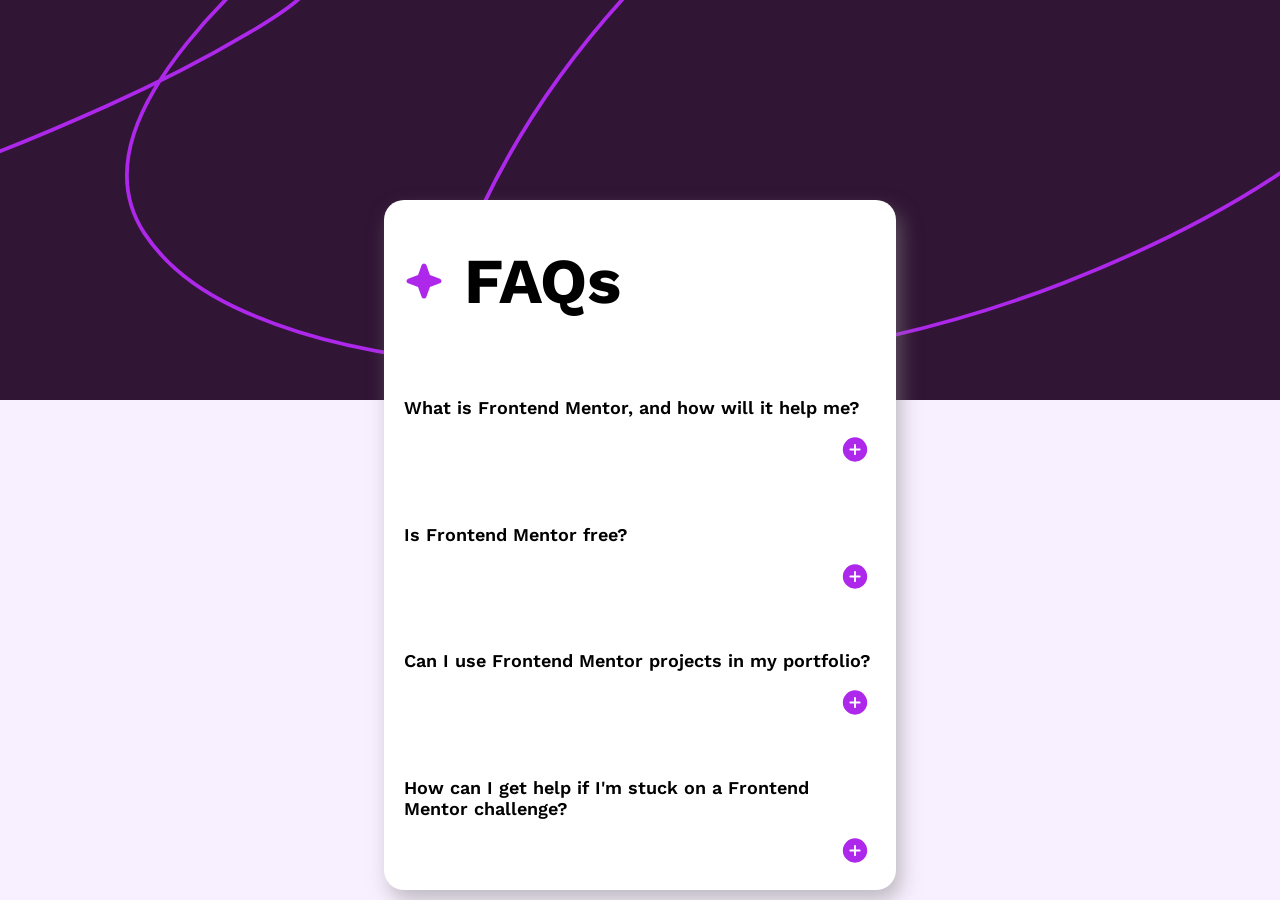
<file: Week 1/faq-css-html/index.html>
<!DOCTYPE html>
<html lang="en">
  <head>
    <meta charset="UTF-8" />
    <meta name="viewport" content="width=device-width, initial-scale=1.0" />
    <!-- displays site properly based on user's device -->

    <link
      rel="icon"
      type="image/png"
      sizes="32x32"
      href="./assets/images/favicon-32x32.png"
    />
    <link rel="stylesheet" href="style.css" />

    <title>FAQ accordion | HTML and CSS</title>
  </head>
  <body>
    <img
      id="bg-img"
      src="assets/images/background-pattern-desktop.svg"
      alt=""
    />
    <div id="faq-card">
      <div id="heading">
        <img src="assets/images/icon-star.svg" alt="" />
        <h1>FAQs</h1>
      </div>
      <div class="q-container">
        <h2>What is Frontend Mentor, and how will it help me?</h2>
        <button id="q1-btn">
          <img src="assets/images/icon-plus.svg" alt="Plus icon" />
        </button>
        <p id="q1-answer" class="hidden">
          Frontend Mentor offers realistic coding challenges to help developers
          improve their frontend coding skills with projects in HTML, CSS, and
          JavaScript. It's suitable for all levels and ideal for portfolio
          building.
        </p>
      </div>
      <div class="q-container">
        <h2>Is Frontend Mentor free?</h2>
        <button id="q2-btn">
          <img src="assets/images/icon-plus.svg" alt="Plus icon" />
        </button>
        <p id="q2-answer" class="hidden">
          Yes, Frontend Mentor offers both free and premium coding challenges,
          with the free option providing access to a range of projects suitable
          for all skill levels.
        </p>
      </div>
      <div class="q-container">
        <h2>Can I use Frontend Mentor projects in my portfolio?</h2>
        <button id="q3-btn">
          <img src="assets/images/icon-plus.svg" alt="Plus icon" />
        </button>
        <p id="q3-answer" class="hidden">
          Yes, you can use projects completed on Frontend Mentor in your
          portfolio. It's an excellent way to showcase your skills to potential
          employers!
        </p>
      </div>
      <div class="q-container">
        <h2>How can I get help if I'm stuck on a Frontend Mentor challenge?</h2>
        <button id="q4-btn">
          <img src="assets/images/icon-plus.svg" alt="Plus icon" />
        </button>
        <p id="q4-answer" class="hidden">
          The best place to get help is inside Frontend Mentor's Discord
          community. There's a help channel where you can ask questions and seek
          support from other community members.
        </p>
      </div>
    </div>
  </body>
</html>
</file>
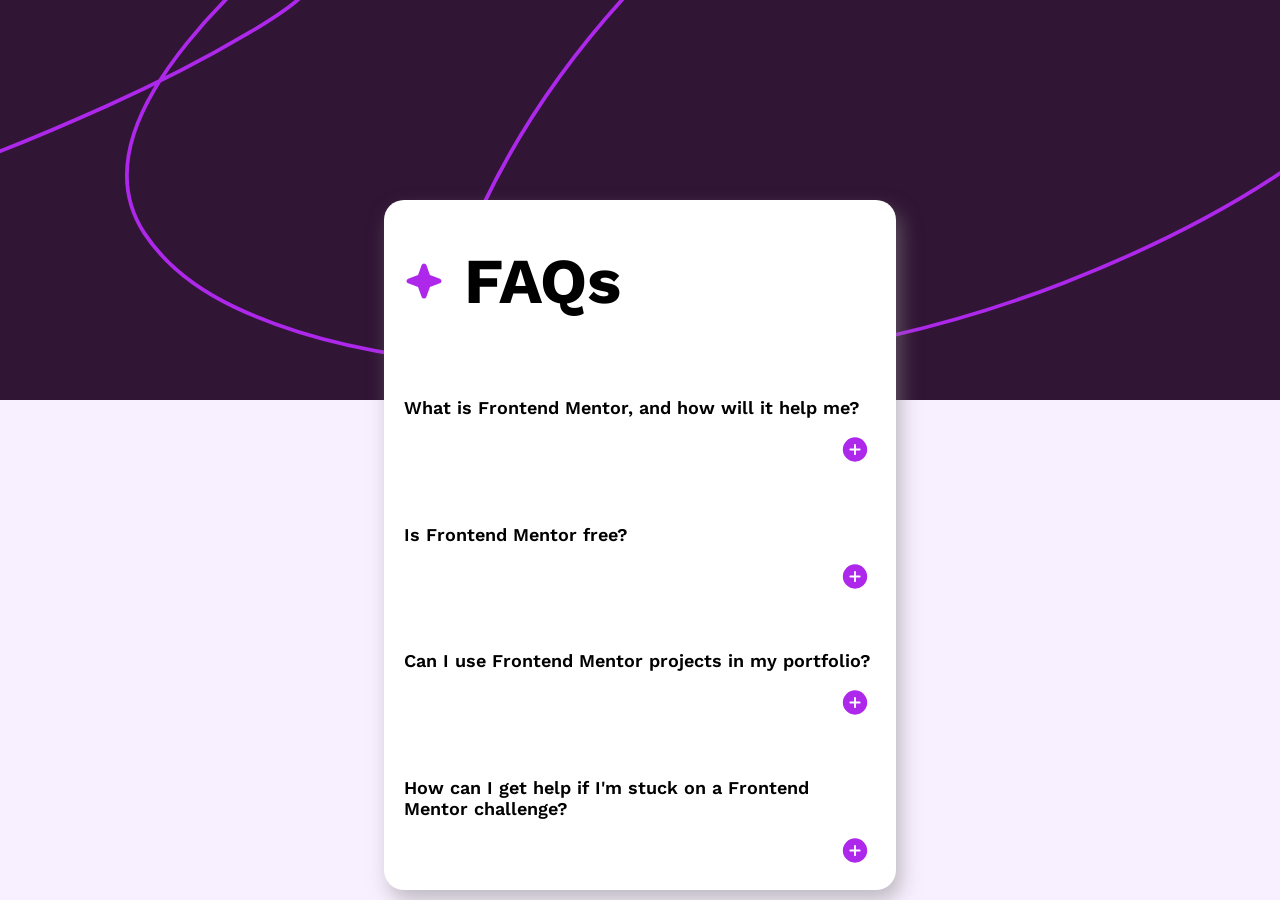
<file: Week 1/faq-full/index.html>
<!DOCTYPE html>
<html lang="en">
  <head>
    <meta charset="UTF-8" />
    <meta name="viewport" content="width=device-width, initial-scale=1.0" />
    <!-- displays site properly based on user's device -->

    <link
      rel="icon"
      type="image/png"
      sizes="32x32"
      href="./assets/images/favicon-32x32.png"
    />
    <link rel="stylesheet" href="style.css" />
    <script defer src="main.js"></script>

    <title>FAQ accordion | Full</title>
  </head>
  <body>
    <img
      id="bg-img"
      src="assets/images/background-pattern-desktop.svg"
      alt=""
    />
    <div id="faq-card">
      <div id="heading">
        <img src="assets/images/icon-star.svg" alt="" />
        <h1>FAQs</h1>
      </div>
      <div class="q-container">
        <h2>What is Frontend Mentor, and how will it help me?</h2>
        <button id="q1-btn">
          <img src="assets/images/icon-plus.svg" alt="Plus icon" />
        </button>
        <p id="q1-answer" class="hidden">
          Frontend Mentor offers realistic coding challenges to help developers
          improve their frontend coding skills with projects in HTML, CSS, and
          JavaScript. It's suitable for all levels and ideal for portfolio
          building.
        </p>
      </div>
      <div class="q-container">
        <h2>Is Frontend Mentor free?</h2>
        <button id="q2-btn">
          <img src="assets/images/icon-plus.svg" alt="Plus icon" />
        </button>
        <p id="q2-answer" class="hidden">
          Yes, Frontend Mentor offers both free and premium coding challenges,
          with the free option providing access to a range of projects suitable
          for all skill levels.
        </p>
      </div>
      <div class="q-container">
        <h2>Can I use Frontend Mentor projects in my portfolio?</h2>
        <button id="q3-btn">
          <img src="assets/images/icon-plus.svg" alt="Plus icon" />
        </button>
        <p id="q3-answer" class="hidden">
          Yes, you can use projects completed on Frontend Mentor in your
          portfolio. It's an excellent way to showcase your skills to potential
          employers!
        </p>
      </div>
      <div class="q-container">
        <h2>How can I get help if I'm stuck on a Frontend Mentor challenge?</h2>
        <button id="q4-btn">
          <img src="assets/images/icon-plus.svg" alt="Plus icon" />
        </button>
        <p id="q4-answer" class="hidden">
          The best place to get help is inside Frontend Mentor's Discord
          community. There's a help channel where you can ask questions and seek
          support from other community members.
        </p>
      </div>
    </div>
  </body>
</html>
</file>
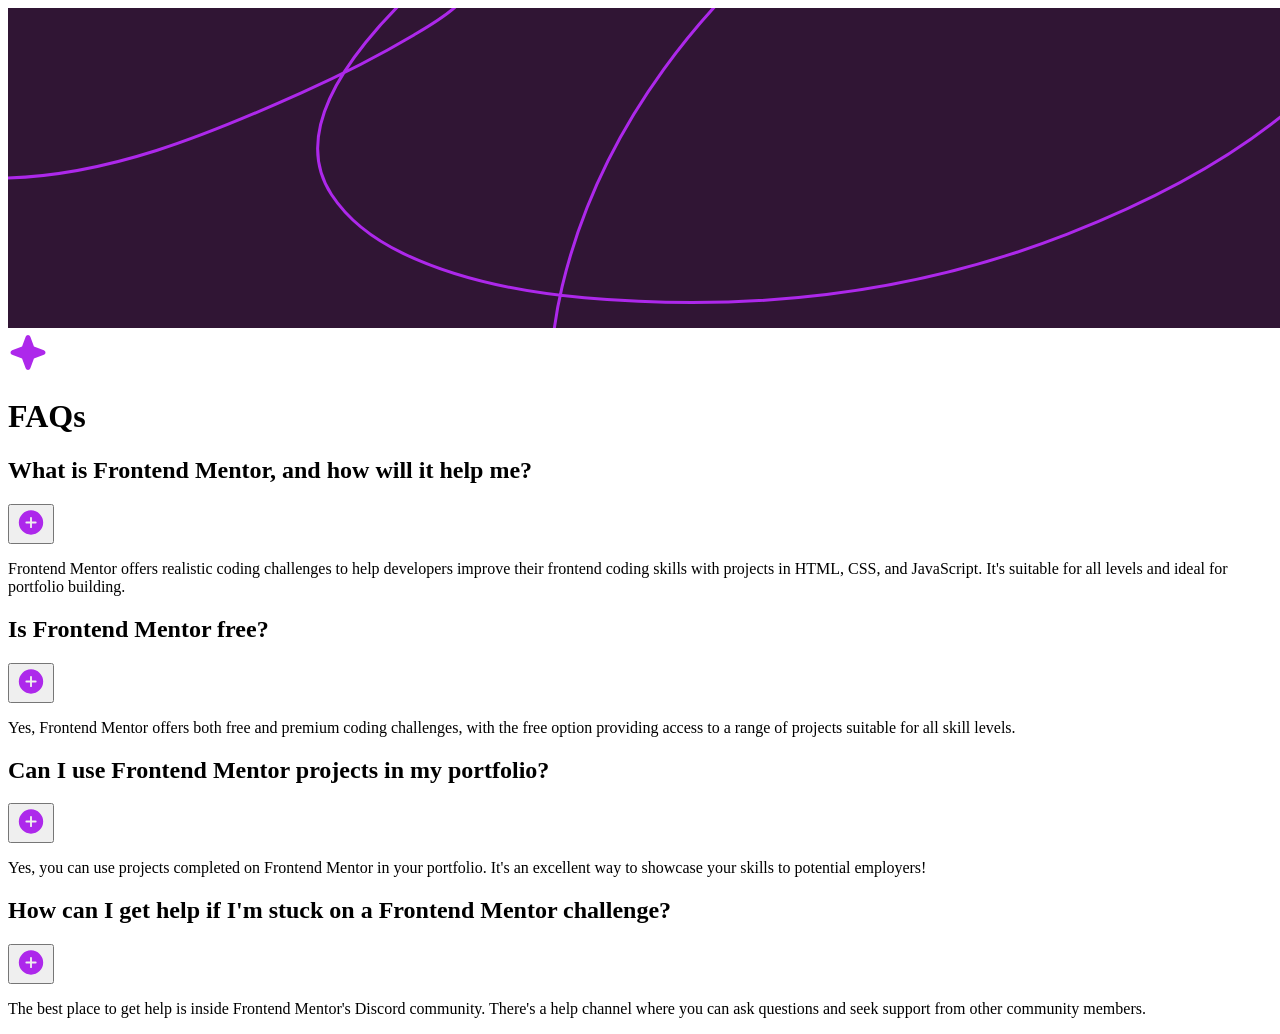
<file: Week 1/faq-html-only/index.html>
<!DOCTYPE html>
<html lang="en">
  <head>
    <meta charset="UTF-8" />
    <meta name="viewport" content="width=device-width, initial-scale=1.0" />
    <!-- displays site properly based on user's device -->

    <link
      rel="icon"
      type="image/png"
      sizes="32x32"
      href="./assets/images/favicon-32x32.png"
    />

    <title>FAQ accordion | HTML Only</title>
  </head>
  <body>
    <img
      id="bg-img"
      src="assets/images/background-pattern-desktop.svg"
      alt=""
    />
    <div id="faq-card">
      <div id="heading">
        <img src="assets/images/icon-star.svg" alt="" />
        <h1>FAQs</h1>
      </div>
      <div class="q-container">
        <h2>What is Frontend Mentor, and how will it help me?</h2>
        <button id="q1-btn">
          <img src="assets/images/icon-plus.svg" alt="Plus icon" />
        </button>
        <p id="q1-answer" class="hidden">
          Frontend Mentor offers realistic coding challenges to help developers
          improve their frontend coding skills with projects in HTML, CSS, and
          JavaScript. It's suitable for all levels and ideal for portfolio
          building.
        </p>
      </div>
      <div class="q-container">
        <h2>Is Frontend Mentor free?</h2>
        <button id="q2-btn">
          <img src="assets/images/icon-plus.svg" alt="Plus icon" />
        </button>
        <p id="q2-answer" class="hidden">
          Yes, Frontend Mentor offers both free and premium coding challenges,
          with the free option providing access to a range of projects suitable
          for all skill levels.
        </p>
      </div>
      <div class="q-container">
        <h2>Can I use Frontend Mentor projects in my portfolio?</h2>
        <button id="q3-btn">
          <img src="assets/images/icon-plus.svg" alt="Plus icon" />
        </button>
        <p id="q3-answer" class="hidden">
          Yes, you can use projects completed on Frontend Mentor in your
          portfolio. It's an excellent way to showcase your skills to potential
          employers!
        </p>
      </div>
      <div class="q-container">
        <h2>How can I get help if I'm stuck on a Frontend Mentor challenge?</h2>
        <button id="q4-btn">
          <img src="assets/images/icon-plus.svg" alt="Plus icon" />
        </button>
        <p id="q4-answer" class="hidden">
          The best place to get help is inside Frontend Mentor's Discord
          community. There's a help channel where you can ask questions and seek
          support from other community members.
        </p>
      </div>
    </div>
  </body>
</html>
</file>
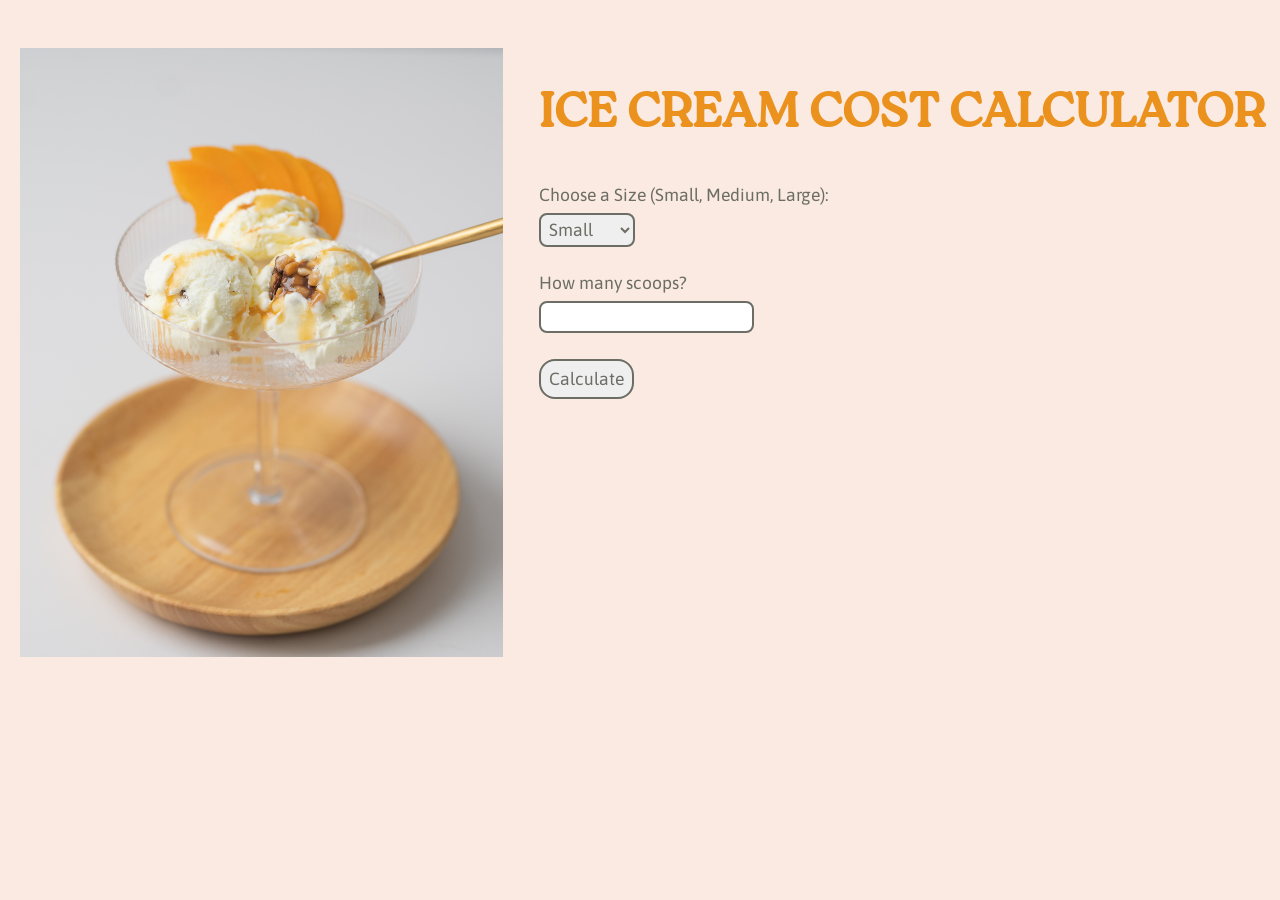
<file: week-3/ice-cream-cost-start/index.html>
<!DOCTYPE html>
<html lang="en">
  <head>
    <meta charset="UTF-8" />
    <title>Ice Cream Cost Calculator</title>
    <link rel="stylesheet" href="style.css" />
    <link rel="preconnect" href="https://fonts.googleapis.com" />
    <link rel="preconnect" href="https://fonts.gstatic.com" crossorigin />
    <link
      href="https://fonts.googleapis.com/css2?family=Asap:ital,wght@0,100..900;1,100..900&display=swap"
      rel="stylesheet"
    />
    <script defer src="main.js"></script>
  </head>
  <body>
    <div class="container">
      <div class="left">
        <img src="assets/ice-cream.png" alt="" />
      </div>
      <div class="right">
        <h1>ICE CREAM COST CALCULATOR</h1>
        <label for="size">Choose a Size (Small, Medium, Large): </label>
        <select name="size" id="size-in">
          <option value="small">Small</option>
          <option value="medium">Medium</option>
          <option value="large">Large</option>
        </select>
        <br />
        <label for="scoops">How many scoops?</label>
        <input type="number" name="scoops" id="scoops-in" />
        <br />
        <button id="btn">Calculate</button>
        <p id="output"></p>
      </div>
    </div>
  </body>
</html>
</file>
<file: Week 1/faq-css-html/style.css>
@font-face {
  font-family: work-sans;
  src: url(assets/fonts/static/WorkSans-Regular.ttf);
}
@font-face {
  font-family: work-sans-semiBold;
  src: url(assets/fonts/static/WorkSans-SemiBold.ttf);
}
@font-face {
  font-family: work-sans-bold;
  src: url(assets/fonts/static/WorkSans-Bold.ttf);
}

body {
  background: hsl(275, 100%, 97%);
  padding: 0;
  margin: 0;
}

#bg-img {
  top: 0;
  width: 100%;
  height: 400px;
  object-fit: cover;
  position: relative;
}

#faq-card {
  background: white;
  width: 40%;
  position: absolute;
  z-index: 1000;
  top: 200px;
  left: 30%;
  right: 30%;
  box-shadow: 5px 10px 20px hsla(0, 0%, 53%, 0.527);
  border-radius: 20px;
  font-family: work-sans-semiBold;
}

.hidden {
  display: none;
}

h1 {
  font-family: work-sans-bold;
}

#heading {
  display: flex;
  font-size: 2rem;
}

#heading > img {
  padding: 20px;
}

.q-container {
  display: flex;
  flex-direction: column;

  font-size: 0.75rem;
  padding: 20px;
}

h2 {
  flex-grow: 3;
}

p {
  font-family: work-sans;
}

button {
  border: none;
  background-color: transparent;
  align-self: flex-end;
  flex-grow: 1;
}
</file>
<file: Week 1/faq-full/style.css>
@font-face {
  font-family: work-sans;
  src: url(assets/fonts/static/WorkSans-Regular.ttf);
}
@font-face {
  font-family: work-sans-semiBold;
  src: url(assets/fonts/static/WorkSans-SemiBold.ttf);
}
@font-face {
  font-family: work-sans-bold;
  src: url(assets/fonts/static/WorkSans-Bold.ttf);
}

body {
  background: hsl(275, 100%, 97%);
  padding: 0;
  margin: 0;
}

#bg-img {
  top: 0;
  width: 100%;
  height: 400px;
  object-fit: cover;
  position: relative;
}

#faq-card {
  background: white;
  width: 40%;
  position: absolute;
  z-index: 1000;
  top: 200px;
  left: 30%;
  right: 30%;
  box-shadow: 5px 10px 20px hsla(0, 0%, 53%, 0.527);
  border-radius: 20px;
  font-family: work-sans-semiBold;
}

.hidden {
  display: none;
}

h1 {
  font-family: work-sans-bold;
}

#heading {
  display: flex;
  font-size: 2rem;
}

#heading > img {
  padding: 20px;
}

.q-container {
  display: flex;
  flex-direction: column;

  font-size: 0.75rem;
  padding: 20px;
}

h2 {
  flex-grow: 3;
}

p {
  font-family: work-sans;
}

button {
  border: none;
  background-color: transparent;
  align-self: flex-end;
  flex-grow: 1;
}
</file>
<file: week-3/ice-cream-cost-start/style.css>
@font-face {
  font-family: roca;
  src: url(assets/Roca\ Regular.ttf);
}

body {
  background-color: #faeae1;
}

.container {
  display: grid;
  grid-template-columns: auto auto;
  gap: 2rem;
  margin-block: 3rem;
}

.left > * {
  float: right;
}

.right {
  text-align: left;
  display: flex;
  flex-direction: column;
  align-items: first baseline;
}

h1 {
  font-family: roca;
  color: #eb911e;
  font-size: 3rem;
}

label,
input,
select,
button,
p {
  font-family: "Asap", sans-serif;
  font-size: 1.1rem;
  color: #6c6d64;
  margin: 0.25rem;
}

input,
select {
  padding: 0.25rem;
  border-radius: 0.5rem;
  border: 2px solid #6c6d64;
}

button {
  padding: 0.5rem;
  border-radius: 1rem;
  border: 2px solid #6c6d64;
}

button:hover {
  border: 2px solid #eb911e;
  color: #faeae1;
  background-color: #eb911e;
}

#output {
  color: #eb911e;
  font-size: 1.25rem;
}
</file>
